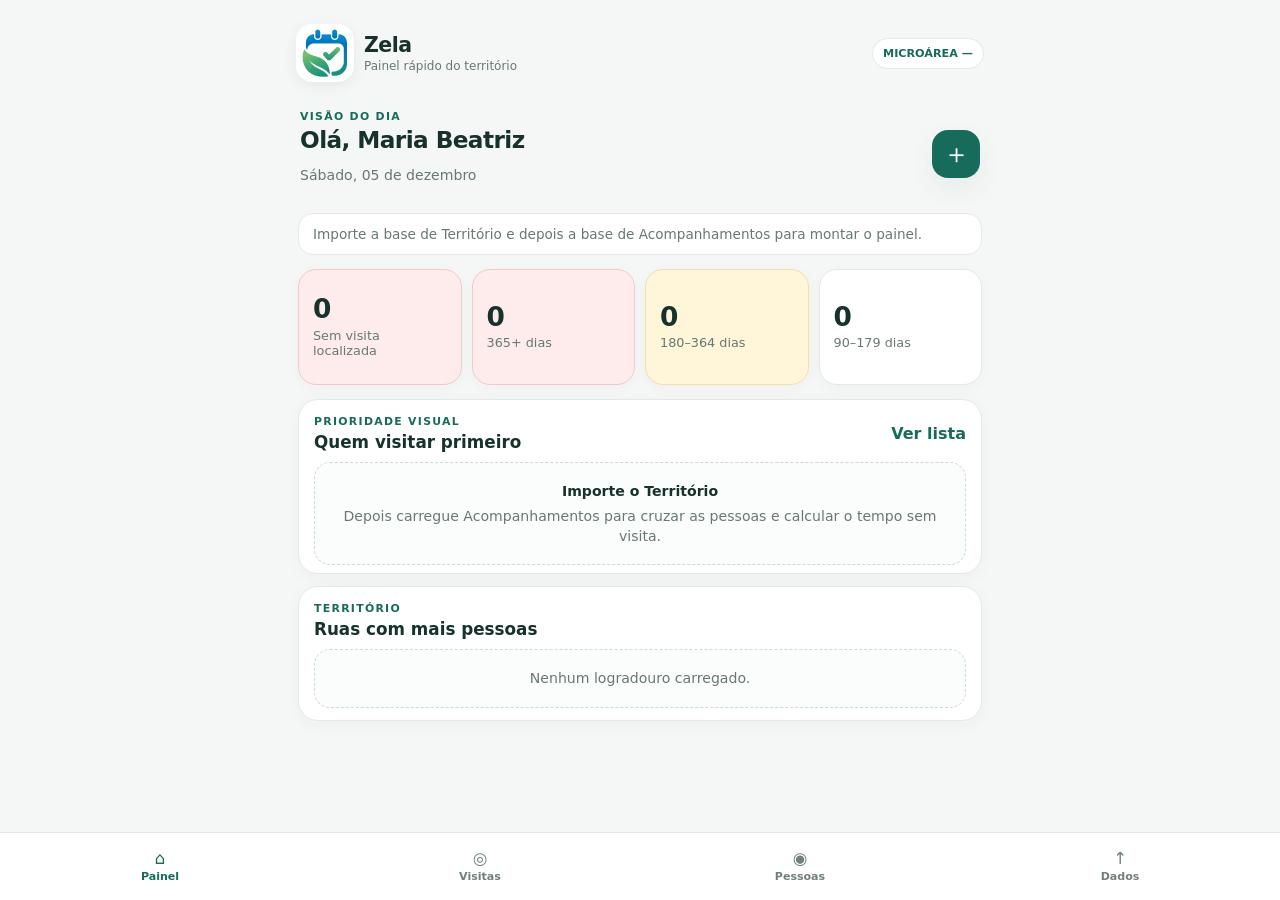
<file: index.html>
<!doctype html>
<html lang="pt-BR">
<head>
  <meta charset="utf-8">
  <meta name="viewport" content="width=device-width,initial-scale=1,viewport-fit=cover">
  <meta name="theme-color" content="#176b5b">
  <meta name="description" content="Zela: painel mobile para organizar o território e localizar quem está há mais tempo sem visita domiciliar.">
  <meta http-equiv="Content-Security-Policy" content="default-src 'self'; script-src 'self' https://cdn.sheetjs.com; style-src 'self' 'unsafe-inline'; img-src 'self' data:; connect-src 'self' https://cdn.sheetjs.com; object-src 'none'; base-uri 'self'; form-action 'self'">
  <link rel="manifest" href="manifest.webmanifest?v=10">
  <link rel="icon" href="assets/zela-icon-192-v2.png" type="image/png" sizes="192x192">
  <link rel="apple-touch-icon" sizes="180x180" href="assets/zela-touch-180-v2.png">
  <link rel="stylesheet" href="styles.css?v=10">
  <title>Zela</title>
</head>
<body>
  <a class="skip" href="#main">Pular para o conteúdo</a>
  <div id="offlineBanner" class="offline" hidden>Sem internet. O painel continua disponível neste dispositivo.</div>

  <header class="topbar">
    <div class="brand">
      <img class="brand-logo" src="assets/zela-icon-192-v2.png" alt="Logo Zela" width="58" height="58">
      <div class="brand-copy">
        <h1>Zela</h1>
        <p>Painel rápido do território</p>
      </div>
    </div>
    <div id="microareaLabel" class="microarea">MICROÁREA —</div>
  </header>

  <main id="main" tabindex="-1">
    <section id="view-painel" class="view active" data-view="painel">
      <div class="welcome-row">
        <div>
          <span class="eyebrow">VISÃO DO DIA</span>
          <h2 id="hello">Olá, Maria Beatriz</h2>
          <p id="todayDate" class="muted"></p>
        </div>
        <button id="importTopBtn" class="icon-button" type="button" aria-label="Importar bases">＋</button>
      </div>

      <div id="dataStatus" class="data-status">
        Importe a base de Território e depois a base de Acompanhamentos.
      </div>

      <div id="visitMetrics" class="visit-metrics"></div>

      <section class="panel focus-panel">
        <div class="panel-head">
          <div>
            <span class="eyebrow">PRIORIDADE VISUAL</span>
            <h3 id="focusTitle">Quem visitar primeiro</h3>
          </div>
          <button class="text-button" data-go="visitas" type="button">Ver lista</button>
        </div>
        <div id="focusList" class="stack"></div>
      </section>

      <section class="panel compact-panel">
        <div class="panel-head">
          <div>
            <span class="eyebrow">TERRITÓRIO</span>
            <h3>Ruas com mais pessoas</h3>
          </div>
        </div>
        <div id="streetSummary" class="street-list"></div>
      </section>
    </section>

    <section id="view-visitas" class="view" data-view="visitas">
      <div class="section-head">
        <div>
          <span class="eyebrow">VISITAS</span>
          <h2>Há quanto tempo sem visita</h2>
        </div>
      </div>
      <input id="visitSearch" class="search full" type="search" placeholder="Buscar nome, CPF, CNS ou microárea" aria-label="Buscar pessoa para visita">
      <div id="visitFilters" class="chips"></div>
      <div id="visitList" class="stack"></div>
    </section>

    <section id="view-pessoas" class="view" data-view="pessoas">
      <div class="section-head">
        <div>
          <span class="eyebrow">PESSOAS</span>
          <h2>Todo o território</h2>
        </div>
      </div>
      <input id="peopleSearch" class="search full" type="search" placeholder="Buscar nome, CPF, CNS ou microárea" aria-label="Buscar pessoas">
      <div id="peopleList" class="stack"></div>
    </section>

    <section id="view-dados" class="view" data-view="dados">
      <div class="section-head">
        <div>
          <span class="eyebrow">DADOS</span>
          <h2>Importar e conferir</h2>
        </div>
      </div>

      <section class="import-card">
        <img class="import-logo" src="assets/zela-icon-192-v2.png" alt="Logo Zela" width="104" height="104">
        <h3>Duas bases do e-SUS</h3>
        <p>Os arquivos são processados no navegador. O conteúdo das planilhas não é enviado pelo Zela para serviços externos.</p>
        <div id="sourceCards" class="source-cards"></div>
        <div id="importFeedback" class="import-feedback" aria-live="polite" role="status" hidden></div>
        <button id="loadDemo" class="secondary" type="button">Ver demonstração</button>
      </section>

      <section class="panel">
        <div class="panel-head">
          <div>
            <span class="eyebrow">CONCILIAÇÃO</span>
            <h3>Qualidade da junção</h3>
          </div>
        </div>
        <div id="qualitySummary"></div>
      </section>

      <section id="unmatchedPanel" class="panel" hidden>
        <div class="panel-head">
          <div>
            <span class="eyebrow">CONFERÊNCIA</span>
            <h3>Não localizado no Território</h3>
          </div>
        </div>
        <p class="muted unmatched-help">Registros da base de Acompanhamentos que não encontraram correspondência segura no Território.</p>
        <div id="unmatchedList" class="unmatched-list"></div>
      </section>

      <section class="panel">
        <div class="panel-head">
          <div>
            <span class="eyebrow">FORMATO IDENTIFICADO</span>
            <h3>Leitura das bases</h3>
          </div>
        </div>
        <div id="formatInfo" class="format-grid"></div>
      </section>
    </section>
  </main>

  <nav class="bottom-nav" aria-label="Navegação principal">
    <button class="nav-item active" data-view-target="painel" type="button"><span>⌂</span><b>Painel</b></button>
    <button class="nav-item" data-view-target="visitas" type="button"><span>◎</span><b>Visitas</b></button>
    <button class="nav-item" data-view-target="pessoas" type="button"><span>◉</span><b>Pessoas</b></button>
    <button class="nav-item" data-view-target="dados" type="button"><span>↑</span><b>Dados</b></button>
  </nav>

  <dialog id="detailDialog">
    <form method="dialog">
      <button class="dialog-close" aria-label="Fechar">×</button>
      <div id="detailContent"></div>
    </form>
  </dialog>

  <input id="territoryInput" type="file" accept=".csv,.xls,.xlsx,text/csv,application/vnd.ms-excel,application/vnd.openxmlformats-officedocument.spreadsheetml.sheet" hidden>
  <input id="followupInput" type="file" accept=".csv,.xls,.xlsx,text/csv,application/vnd.ms-excel,application/vnd.openxmlformats-officedocument.spreadsheetml.sheet" hidden>

  <script type="module" src="src/app.js?v=10"></script>
</body>
</html>
</file>
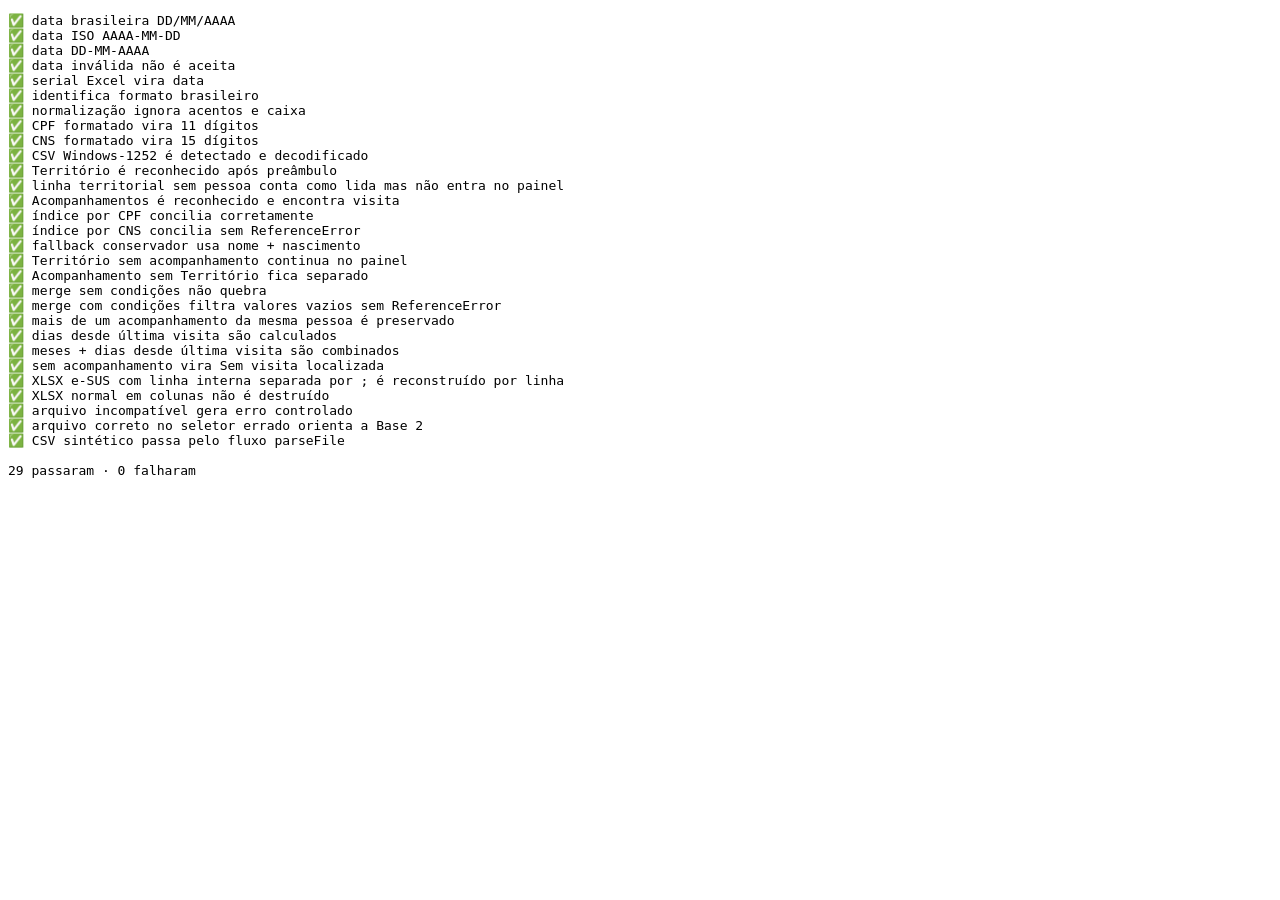
<file: tests/test-runner.html>
<!doctype html>
<meta charset="utf-8">
<title>Testes Zela</title>
<pre id="out"></pre>
<script>
  window.__zelaFatalCount=0;
  const fatalOut=()=>document.querySelector('#out');
  const reportFatal=message=>{
    window.__zelaFatalCount++;
    const out=fatalOut();
    if(out)out.textContent+='❌ ERRO FATAL: '+message+'\n';
    document.body.dataset.result='fail';
  };
  window.addEventListener('error',event=>reportFatal(event.message||'erro JavaScript não tratado'));
  window.addEventListener('unhandledrejection',event=>reportFatal(event.reason?.message||String(event.reason||'promise rejeitada')));
</script>
<script type="module">
import{
  parseFile,parseText,parseRows,parseDate,detectDateFormat,normalize,
  decodeBuffer,workbookMatrixToRows
}from'../src/modules/csv.js';
import{
  mergeBases,validCpf,validCns,getVisitState,inferLastVisitDate
}from'../src/modules/model.js';

const out=document.querySelector('#out');
let pass=0,fail=0;
const cases=[];
const test=(name,fn)=>cases.push([name,fn]);
const ok=(value,message='falhou')=>{if(!value)throw Error(message);};
const equal=(actual,expected,message='valor inesperado')=>{
  if(actual!==expected)throw Error(message+' · esperado '+expected+', recebido '+actual);
};
const throws=(fn,pattern)=>{
  let error=null;
  try{fn();}catch(caught){error=caught;}
  ok(error,'era esperado um erro');
  if(pattern)ok(pattern.test(String(error.message||error)),'mensagem de erro inesperada');
};
const throwsAsync=async(fn,pattern)=>{
  let error=null;
  try{await fn();}catch(caught){error=caught;}
  ok(error,'era esperado um erro');
  if(pattern)ok(pattern.test(String(error.message||error)),'mensagem de erro inesperada');
};

const territoryText=[
  'ACOMPANHAMENTO DO TERRITÓRIO;;;;;;;;;;;;;;',
  'Microárea;04;;;;;;;;;;;;;',
  'Gerado em;21/09/2026;às;10:00;;;;;;;;;;;',
  'TIPO DE LOGRADOURO;LOGRADOURO;NÚMERO;BAIRRO;NOME CIDADÃO;DATA DE NASCIMENTO;CPF;CNS;É O RESPONSÁVEL FAMILIAR?;CPF/CNS RESPONSÁVEL FAMILIAR;NOME DO RESPONSÁVEL FAMILIAR',
  'RUA;ALFA;10;CENTRO;PESSOA CPF;01/01/1990;123.456.789-00;;SIM;;',
  'RUA;BETA;20;CENTRO;PESSOA CNS;02/02/1980;;123456789012345;SIM;;',
  'RUA;GAMA;30;CENTRO;JOÃO DA SILVA;03/03/1970;;;SIM;;',
  'RUA;DELTA;40;CENTRO;SEM ACOMPANHAMENTO;04/04/1960;;;SIM;;'
].join('\n');

const followupText=[
  'RELATÓRIO GERADO A PARTIR DO ACOMPANHAMENTO DE CONDIÇÕES DE SAÚDE;;;;;;;;;;;;;;;;',
  'Gerado em;21/09/2026;às;10:00;;;;;;;;;;;;;',
  'NOME CIDADÃO;DATA DE NASCIMENTO;CPF;CNS;MICROÁREA;DIAS DESDE A ÚLTIMA VISITA DOMICILIAR;MESES DESDE A ÚLTIMA VISITA DOMICILIAR',
  'PESSOA CPF;01/01/1990;12345678900;;04;20;0',
  'PESSOA CNS;02/02/1980;;123456789012345;04;5;2',
  'Joao da Silva;03/03/1970;;;04;12;1',
  'FORA DO TERRITORIO;05/05/1950;98765432100;;05;1;0'
].join('\n');

const parsedPair=()=>{
  const territory=parseText(territoryText);
  const followup=parseText(followupText);
  return{territory,followup};
};

test('data brasileira DD/MM/AAAA',()=>ok(parseDate('16/09/2026') instanceof Date));
test('data ISO AAAA-MM-DD',()=>ok(parseDate('2026-09-16') instanceof Date));
test('data DD-MM-AAAA',()=>ok(parseDate('16-09-2026') instanceof Date));
test('data inválida não é aceita',()=>equal(parseDate('31/02/2026'),null));
test('serial Excel vira data',()=>ok(parseDate(45916) instanceof Date));
test('identifica formato brasileiro',()=>equal(detectDateFormat(['16/09/2026','01/01/2000']),'DD/MM/AAAA'));
test('normalização ignora acentos e caixa',()=>equal(normalize(' JOÃO  DA SILVA '),'joao da silva'));
test('CPF formatado vira 11 dígitos',()=>equal(validCpf('123.456.789-00'),'12345678900'));
test('CNS formatado vira 15 dígitos',()=>equal(validCns('123 4567 8901 2345'),'123456789012345'));

test('CSV Windows-1252 é detectado e decodificado',()=>{
  const bytes=new Uint8Array([0x41,0xe7,0xe3,0x6f]).buffer;
  const decoded=decodeBuffer(bytes);
  equal(decoded.encoding,'windows-1252');
  equal(decoded.text,'Ação');
});

test('Território é reconhecido após preâmbulo',()=>{
  const territory=parseText(territoryText);
  equal(territory.reportType,'territory');
  equal(territory.data.length,4);
  equal(territory.meta.recordsRead,4);
  equal(territory.meta.validRecords,4);
  equal(territory.meta.microarea,'04');
  ok(territory.headerIndex>0);
});

test('linha territorial sem pessoa conta como lida mas não entra no painel',()=>{
  const withPlaceholder=territoryText+'\nRUA;OMEGA;50;CENTRO;-;-;;;SIM;;';
  const territory=parseText(withPlaceholder);
  equal(territory.meta.recordsRead,5);
  equal(territory.meta.validRecords,4);
  equal(territory.meta.invalidRecords,1);
  equal(territory.data.length,4);
});

test('Acompanhamentos é reconhecido e encontra visita',()=>{
  const followup=parseText(followupText);
  equal(followup.reportType,'followup');
  equal(followup.data.length,4);
  equal(followup.meta.hasVisitElapsed,true);
});

test('índice por CPF concilia corretamente',()=>{
  const{territory,followup}=parsedPair();
  const merged=mergeBases(territory,followup,new Date(2026,8,21));
  equal(merged.stats.matchMethods.cpf,1);
});

test('índice por CNS concilia sem ReferenceError',()=>{
  const{territory,followup}=parsedPair();
  const merged=mergeBases(territory,followup,new Date(2026,8,21));
  equal(merged.stats.matchMethods.cns,1);
});

test('fallback conservador usa nome + nascimento',()=>{
  const{territory,followup}=parsedPair();
  const merged=mergeBases(territory,followup,new Date(2026,8,21));
  equal(merged.stats.matchMethods['nome+nascimento'],1);
});

test('Território sem acompanhamento continua no painel',()=>{
  const{territory}=parsedPair();
  const merged=mergeBases(territory,null,new Date(2026,8,21));
  equal(merged.people.length,4);
  equal(merged.stats.territoryOnly,4);
});

test('Acompanhamento sem Território fica separado',()=>{
  const{followup}=parsedPair();
  const merged=mergeBases(null,followup,new Date(2026,8,21));
  equal(merged.people.length,0);
  equal(merged.stats.followupOnlyRecords,4);
});

test('merge sem condições não quebra',()=>{
  const{territory,followup}=parsedPair();
  const merged=mergeBases(territory,followup,new Date(2026,8,21));
  equal(merged.people.length,4);
});

test('merge com condições filtra valores vazios sem ReferenceError',()=>{
  const territory={data:[{name:'PESSOA TESTE',birth:'01/01/1990',cpf:'12345678900',cns:''}],meta:{}};
  const followup={
    data:[{name:'PESSOA TESTE',birth:'01/01/1990',cpf:'12345678900',cns:'',visitDays:'10',visitMonths:'0',conditions:'Condição A; ;Condição B'}],
    meta:{generatedDate:'21/09/2026'}
  };
  const merged=mergeBases(territory,followup,new Date(2026,8,21));
  equal(merged.people[0].conditions.length,2);
});

test('mais de um acompanhamento da mesma pessoa é preservado',()=>{
  const territory={data:[{name:'PESSOA TESTE',birth:'01/01/1990',cpf:'12345678900',cns:''}],meta:{}};
  const followup={
    data:[
      {name:'PESSOA TESTE',birth:'01/01/1990',cpf:'12345678900',cns:'',visitDays:'30',visitMonths:'0',conditions:''},
      {name:'PESSOA TESTE',birth:'01/01/1990',cpf:'12345678900',cns:'',visitDays:'5',visitMonths:'0',conditions:''}
    ],
    meta:{generatedDate:'21/09/2026'}
  };
  const merged=mergeBases(territory,followup,new Date(2026,8,21));
  equal(merged.stats.matchedCount,1);
  equal(merged.stats.matchedFollowupRecords,2);
  equal(merged.people[0].followupEvents.length,2);
  equal(merged.people[0].daysSinceVisit,5);
});

test('dias desde última visita são calculados',()=>{
  const{territory,followup}=parsedPair();
  const merged=mergeBases(territory,followup,new Date(2026,8,21));
  const person=merged.people.find(item=>item.name==='PESSOA CPF');
  equal(person.daysSinceVisit,20);
});

test('meses + dias desde última visita são combinados',()=>{
  const date=inferLastVisitDate({generatedDate:'21/09/2026'},{visitDays:'5',visitMonths:'2'});
  equal(date.getFullYear(),2026);
  equal(date.getMonth(),6);
  equal(date.getDate(),16);
});

test('sem acompanhamento vira Sem visita localizada',()=>{
  const{territory,followup}=parsedPair();
  const merged=mergeBases(territory,followup,new Date(2026,8,21));
  const person=merged.people.find(item=>item.name==='SEM ACOMPANHAMENTO');
  equal(getVisitState(person).key,'sem-visita');
});

test('XLSX e-SUS com linha interna separada por ; é reconstruído por linha',()=>{
  const matrix=[
    ['Nome;Data de nascimento;CPF;CNS;Última medição de peso;Última medição de altura;Dias desde a última visita domiciliar;Meses desde a última visita domiciliar'],
    ['PESSOA TESTE;01/01/1990;12345678900;;82','00;158','00;20;0']
  ];
  const rows=workbookMatrixToRows(matrix);
  equal(rows[1][4],'82,00');
  equal(rows[1][5],'158,00');
  equal(rows[1][6],'20');
  equal(rows[1][7],'0');
});

test('XLSX normal em colunas não é destruído',()=>{
  const matrix=[
    ['Nome','Data de nascimento','CPF','CNS','Dias desde a última visita domiciliar'],
    ['PESSOA TESTE','01/01/1990','12345678900','','20'],
    ['Observação; manter','valor','','','']
  ];
  const rows=workbookMatrixToRows(matrix);
  equal(rows[0].length,5);
  equal(rows[1][0],'PESSOA TESTE');
  equal(rows[2][0],'Observação; manter');
  equal(rows[2][1],'valor');
});

test('arquivo incompatível gera erro controlado',()=>{
  throws(()=>parseRows([['COLUNA A','COLUNA B'],['A','B']]),/cabeçalho|relatório/i);
});

test('arquivo correto no seletor errado orienta a Base 2',async()=>{
  const file=new File([followupText],'acompanhamentos.csv',{type:'text/csv'});
  await throwsAsync(()=>parseFile(file,'territory'),/Base 2/);
});

test('CSV sintético passa pelo fluxo parseFile',async()=>{
  const file=new File([territoryText],'territorio.csv',{type:'text/csv'});
  const parsed=await parseFile(file,'territory');
  equal(parsed.reportType,'territory');
  equal(parsed.data.length,4);
});

for(const[name,fn]of cases){
  try{
    await fn();
    out.textContent+='✅ '+name+'\n';
    pass++;
  }catch(error){
    out.textContent+='❌ '+name+': '+String(error?.message||error)+'\n';
    fail++;
  }
}

fail+=window.__zelaFatalCount;
out.textContent+='\n'+pass+' passaram · '+fail+' falharam';
document.body.dataset.result=fail?'fail':'pass';
</script>
</file>
<file: styles.css>
:root{
  --bg:#f5f7f6;
  --card:#ffffff;
  --ink:#17312c;
  --muted:#687873;
  --brand:#176b5b;
  --brand-soft:#e7f3ef;
  --line:#e2e9e6;
  --danger:#a33f3f;
  --danger-soft:#fdeceb;
  --warn:#8c640d;
  --warn-soft:#fff5d9;
  --soft:#f0f4f2;
  --shadow:0 10px 28px rgba(24,64,56,.07);
  --r:20px;
}
*{box-sizing:border-box}
html{
  background:var(--bg);
  color:var(--ink);
  font-family:Inter,ui-sans-serif,system-ui,-apple-system,BlinkMacSystemFont,"Segoe UI",sans-serif;
  -webkit-text-size-adjust:100%;
}
body{
  margin:0;
  min-width:320px;
  min-height:100vh;
  background:var(--bg);
  padding-bottom:calc(76px + env(safe-area-inset-bottom));
}
button,input{font:inherit}
button{cursor:pointer}
.skip{
  position:fixed;
  left:8px;
  top:-60px;
  z-index:40;
  background:#111;
  color:#fff;
  padding:12px;
  border-radius:10px;
}
.skip:focus{top:8px}
.offline{
  position:sticky;
  top:0;
  z-index:30;
  padding:9px 16px;
  text-align:center;
  background:#594600;
  color:#fff;
  font-size:.82rem;
}
.topbar{
  max-width:720px;
  margin:auto;
  padding:18px 16px 8px;
  display:flex;
  align-items:center;
  justify-content:space-between;
  gap:12px;
}
.brand{
  display:flex;
  align-items:center;
  min-width:0;
  gap:10px;
}
.brand-mark{
  width:42px;
  height:42px;
  flex:0 0 42px;
  display:grid;
  place-items:center;
  border-radius:14px;
  background:var(--brand);
  color:#fff;
  font-size:1.2rem;
  font-weight:900;
  box-shadow:var(--shadow);
}
.brand h1{
  margin:0;
  font-size:1.25rem;
  letter-spacing:-.02em;
}
.brand p{
  margin:2px 0 0;
  color:var(--muted);
  font-size:.76rem;
}
.microarea{
  max-width:44%;
  overflow:hidden;
  text-overflow:ellipsis;
  white-space:nowrap;
  border:1px solid var(--line);
  background:var(--card);
  border-radius:999px;
  padding:8px 10px;
  color:var(--brand);
  font-size:.7rem;
  font-weight:800;
}
main{
  max-width:720px;
  margin:auto;
  padding:8px 14px 24px;
}
.view{display:none}
.view.active{display:block}
.welcome-row{
  display:flex;
  align-items:center;
  justify-content:space-between;
  gap:14px;
  padding:12px 2px 8px;
}
.welcome-row h2,
.section-head h2{
  margin:3px 0 0;
  font-size:1.45rem;
  letter-spacing:-.025em;
}
.eyebrow{
  display:block;
  color:var(--brand);
  font-size:.68rem;
  font-weight:900;
  letter-spacing:.12em;
}
.muted{
  color:var(--muted);
  font-size:.88rem;
}
.icon-button{
  width:48px;
  height:48px;
  flex:0 0 48px;
  border:0;
  border-radius:16px;
  background:var(--brand);
  color:#fff;
  font-size:1.7rem;
  line-height:1;
  box-shadow:var(--shadow);
}
.data-status{
  margin:8px 0 14px;
  padding:12px 14px;
  border:1px solid var(--line);
  border-radius:15px;
  background:var(--card);
  color:var(--muted);
  font-size:.85rem;
}
.data-status strong{color:var(--ink)}
.visit-metrics{
  display:grid;
  grid-template-columns:1fr 1fr;
  gap:10px;
  margin-bottom:14px;
}
.metric-card{
  min-height:116px;
  border:1px solid var(--line);
  border-radius:18px;
  background:var(--card);
  padding:14px;
  text-align:left;
  color:var(--ink);
  box-shadow:0 3px 14px rgba(24,64,56,.03);
}
.metric-card .metric-icon{
  width:30px;
  height:30px;
  display:grid;
  place-items:center;
  border-radius:10px;
  margin-bottom:10px;
  background:var(--soft);
  color:var(--brand);
  font-weight:900;
}
.metric-card b{
  display:block;
  font-size:1.65rem;
  line-height:1;
  margin-bottom:5px;
}
.metric-card span{
  display:block;
  color:var(--muted);
  font-size:.8rem;
  line-height:1.2;
}
.metric-card.due{
  background:var(--danger-soft);
  border-color:#f1c9c6;
}
.metric-card.due .metric-icon{background:#fff;color:var(--danger)}
.metric-card.soon{
  background:var(--warn-soft);
  border-color:#f2dfac;
}
.metric-card.soon .metric-icon{background:#fff;color:var(--warn)}
.panel{
  border:1px solid var(--line);
  background:var(--card);
  border-radius:var(--r);
  padding:15px;
  margin-top:12px;
  box-shadow:0 4px 18px rgba(24,64,56,.035);
}
.focus-panel{padding-bottom:8px}
.compact-panel{padding-bottom:12px}
.panel-head{
  display:flex;
  align-items:center;
  justify-content:space-between;
  gap:12px;
  margin-bottom:10px;
}
.panel-head h3{
  margin:4px 0 0;
  font-size:1.05rem;
}
.text-button{
  border:0;
  background:transparent;
  color:var(--brand);
  font-weight:800;
  padding:8px 0;
}
.stack{
  display:grid;
  gap:9px;
}
.person-card{
  width:100%;
  display:flex;
  align-items:center;
  gap:11px;
  border:1px solid var(--line);
  background:var(--card);
  border-radius:16px;
  padding:12px;
  text-align:left;
  color:var(--ink);
}
.person-card:hover{border-color:#b8d0ca}
.person-main{
  min-width:0;
  flex:1;
}
.person-main h3{
  margin:0 0 4px;
  font-size:.96rem;
  white-space:nowrap;
  overflow:hidden;
  text-overflow:ellipsis;
}
.person-main p{
  margin:0;
  color:var(--muted);
  font-size:.79rem;
  white-space:nowrap;
  overflow:hidden;
  text-overflow:ellipsis;
}
.status-pill{
  flex:0 0 auto;
  max-width:44%;
  border-radius:999px;
  padding:6px 8px;
  font-size:.68rem;
  font-weight:800;
  line-height:1.2;
  text-align:center;
  background:var(--soft);
  color:#53645f;
}
.status-pill.agora{background:var(--danger-soft);color:var(--danger)}
.status-pill.breve{background:var(--warn-soft);color:var(--warn)}
.status-pill.historico{background:var(--brand-soft);color:var(--brand)}
.empty-state{
  padding:18px 12px;
  border:1px dashed #cddbd7;
  border-radius:16px;
  background:#fbfcfc;
  color:var(--muted);
  text-align:center;
  font-size:.88rem;
  line-height:1.45;
}
.empty-state strong{
  display:block;
  color:var(--ink);
  margin-bottom:4px;
}
.street-list{display:grid;gap:8px}
.street-row{
  display:grid;
  grid-template-columns:minmax(0,1fr) auto;
  gap:10px;
  align-items:center;
  padding:7px 0;
}
.street-row:not(:last-child){border-bottom:1px solid var(--line)}
.street-row b{
  overflow:hidden;
  text-overflow:ellipsis;
  white-space:nowrap;
  font-size:.88rem;
}
.street-row span{
  min-width:30px;
  text-align:center;
  border-radius:999px;
  background:var(--soft);
  color:var(--muted);
  padding:4px 7px;
  font-size:.72rem;
  font-weight:800;
}
.section-head{
  margin:10px 2px 12px;
}
.search{
  min-height:48px;
  border:1px solid var(--line);
  border-radius:15px;
  padding:12px 14px;
  background:var(--card);
  color:var(--ink);
  outline:none;
}
.search:focus{
  border-color:#92bdb3;
  box-shadow:0 0 0 3px rgba(23,107,91,.08);
}
.full{width:100%}
.chips{
  display:flex;
  gap:8px;
  overflow-x:auto;
  padding:10px 1px 4px;
  scrollbar-width:none;
}
.chips::-webkit-scrollbar{display:none}
.chip{
  min-height:38px;
  flex:0 0 auto;
  border:1px solid var(--line);
  border-radius:999px;
  background:var(--card);
  color:var(--muted);
  padding:8px 11px;
  font-size:.78rem;
  font-weight:700;
}
.chip.active{
  background:var(--brand);
  border-color:var(--brand);
  color:#fff;
}
.import-card{
  border-radius:24px;
  padding:22px 18px;
  background:var(--brand);
  color:#fff;
  text-align:center;
  box-shadow:var(--shadow);
}
.import-icon{
  width:48px;
  height:48px;
  margin:0 auto 10px;
  display:grid;
  place-items:center;
  border-radius:15px;
  background:rgba(255,255,255,.15);
  font-size:1.4rem;
}
.import-card h3{margin:0 0 6px;font-size:1.25rem}
.import-card p{
  margin:0 auto 16px;
  max-width:420px;
  color:#dcece8;
  font-size:.84rem;
  line-height:1.45;
}
.primary,.secondary{
  min-height:46px;
  border-radius:14px;
  padding:11px 15px;
  font-weight:800;
}
.primary{
  border:0;
  background:#fff;
  color:var(--brand);
}
.secondary{
  border:1px solid rgba(255,255,255,.3);
  background:transparent;
  color:#fff;
}
.import-card .primary,.import-card .secondary{
  width:100%;
  margin-top:8px;
}
.format-grid{
  display:grid;
  grid-template-columns:1fr 1fr;
  gap:9px;
}
.format-item{
  border-radius:14px;
  background:var(--soft);
  padding:11px;
}
.format-item b{
  display:block;
  margin-bottom:3px;
  font-size:.74rem;
  color:var(--muted);
}
.format-item span{
  display:block;
  font-weight:800;
  font-size:.88rem;
  overflow:hidden;
  text-overflow:ellipsis;
  white-space:nowrap;
}
.bottom-nav{
  position:fixed;
  z-index:20;
  left:0;
  right:0;
  bottom:0;
  height:calc(68px + env(safe-area-inset-bottom));
  padding-bottom:env(safe-area-inset-bottom);
  display:grid;
  grid-template-columns:repeat(4,1fr);
  border-top:1px solid var(--line);
  background:rgba(255,255,255,.97);
  backdrop-filter:blur(16px);
}
.nav-item{
  border:0;
  background:transparent;
  color:#71807c;
  display:flex;
  flex-direction:column;
  align-items:center;
  justify-content:center;
  gap:3px;
}
.nav-item span{
  font-size:1.05rem;
  line-height:1;
}
.nav-item b{font-size:.69rem}
.nav-item.active{color:var(--brand)}
dialog{
  width:calc(100% - 26px);
  max-width:520px;
  max-height:85vh;
  border:0;
  border-radius:24px;
  padding:0;
  box-shadow:0 30px 80px rgba(0,0,0,.25);
}
dialog::backdrop{background:rgba(5,31,27,.55)}
dialog form{padding:20px}
.dialog-close{
  float:right;
  width:40px;
  height:40px;
  border:0;
  border-radius:50%;
  background:var(--soft);
  color:var(--ink);
  font-size:1.35rem;
}
.detail-row{
  padding:11px 0;
  border-bottom:1px solid var(--line);
  font-size:.9rem;
}
.detail-row b{
  display:block;
  margin-bottom:3px;
  color:var(--muted);
  font-size:.69rem;
  letter-spacing:.06em;
  text-transform:uppercase;
}
@media(min-width:620px){
  .visit-metrics{grid-template-columns:repeat(4,1fr)}
  .topbar{padding-top:24px}
  main{padding-left:18px;padding-right:18px}
}
@media(max-width:360px){
  main{padding-left:10px;padding-right:10px}
  .topbar{padding-left:12px;padding-right:12px}
  .brand p{display:none}
  .metric-card{min-height:108px;padding:12px}
  .status-pill{max-width:48%}
}
@media(prefers-reduced-motion:reduce){
  *{scroll-behavior:auto!important;animation:none!important;transition:none!important}
}

/* Identidade visual oficial Zela */
.brand-logo{
  width:56px;
  height:56px;
  flex:0 0 56px;
  object-fit:contain;
  border-radius:15px;
  background:#fff;
  box-shadow:0 4px 16px rgba(24,64,56,.06);
}
.brand-copy{min-width:0}
.brand-copy h1{
  margin:0;
  font-size:1.28rem;
  letter-spacing:-.025em;
}
.brand-copy p{
  margin:2px 0 0;
  color:var(--muted);
  font-size:.75rem;
}
.import-logo{
  display:block;
  width:96px;
  height:96px;
  object-fit:contain;
  margin:0 auto 12px;
  border-radius:22px;
  background:#fff;
  box-shadow:0 8px 22px rgba(0,0,0,.08);
}
@media(max-width:360px){
  .brand-logo{width:50px;height:50px;flex-basis:50px}
  .brand-copy p{display:none}
  .import-logo{width:84px;height:84px}
}

/* Correção da marca: SVG sem o grande fundo branco da arte original */
.brand-logo{
  object-fit:contain;
  background:transparent;
  box-shadow:none;
  border-radius:0;
}
.import-logo{
  object-fit:contain;
  background:transparent;
  box-shadow:none;
  border-radius:0;
}
/* Correção definitiva da marca Zela v7 */
.brand-logo{
  width:58px;
  height:58px;
  flex:0 0 58px;
  display:block;
  object-fit:contain;
  padding:2px;
  background:#fff;
  border-radius:16px;
  box-shadow:0 4px 14px rgba(13,82,69,.08);
}
.import-logo{
  display:block;
  width:104px;
  height:104px;
  object-fit:contain;
  margin:0 auto 12px;
  padding:4px;
  background:#fff;
  border-radius:24px;
  box-shadow:0 8px 22px rgba(0,0,0,.10);
}
@media(max-width:360px){
  .brand-logo{width:52px;height:52px;flex-basis:52px}
  .import-logo{width:92px;height:92px}
}

/* Zela v8 — duas bases e conciliação */
.source-cards{
  display:grid;
  gap:10px;
  margin:14px 0 8px;
  text-align:left;
}
.source-card{
  border:1px solid rgba(255,255,255,.28);
  border-radius:17px;
  padding:13px;
  background:rgba(255,255,255,.08);
}
.source-card.ready{background:rgba(255,255,255,.14)}
.source-card .eyebrow{color:#e7f5f1}
.source-status{
  min-height:42px;
  margin:7px 0 9px;
  color:#eef8f5;
  font-size:.8rem;
  line-height:1.4;
  overflow-wrap:anywhere;
}
.source-status strong{color:#fff}
.source-action{
  width:100%;
  margin:0;
}
.quality-grid{
  display:grid;
  grid-template-columns:1fr 1fr;
  gap:9px;
}
.quality-grid>div{
  min-width:0;
  border-radius:14px;
  padding:11px;
  background:var(--soft);
}
.quality-grid b{
  display:block;
  font-size:1.3rem;
  color:var(--ink);
}
.quality-grid span{
  display:block;
  margin-top:3px;
  color:var(--muted);
  font-size:.72rem;
  line-height:1.25;
}
.quality-methods{
  margin-top:10px;
  color:var(--muted);
  font-size:.8rem;
  line-height:1.5;
}
.data-note{
  margin:10px 0 0;
  padding:10px 12px;
  border-radius:12px;
  background:var(--warn-soft);
  color:#6d5715;
  font-size:.78rem;
  line-height:1.4;
}
.data-status.error{
  border-color:#e6aaa6;
  background:var(--danger-soft);
  color:var(--danger);
}
.status-pill.sem-visita,
.status-pill[class~="365+"]{
  background:var(--danger-soft);
  color:var(--danger);
}
.status-pill[class~="180-364"],
.status-pill[class~="90-179"]{
  background:var(--warn-soft);
  color:var(--warn);
}
.status-pill[class~="60-89"],
.status-pill[class~="30-59"],
.status-pill[class~="<30"]{
  background:var(--brand-soft);
  color:var(--brand);
}
.detail-row small{
  display:block;
  margin-top:5px;
  color:var(--muted);
  font-size:.75rem;
  line-height:1.35;
}
@media(max-width:414px){
  .source-card{padding:12px}
  .quality-grid{grid-template-columns:1fr 1fr}
  .status-pill{
    max-width:46%;
    white-space:normal;
  }
}


/* Zela v9 — feedback resiliente de importação */
.import-feedback{
  margin:10px 0 4px;
  padding:11px 12px;
  border:1px solid rgba(255,255,255,.28);
  border-radius:14px;
  background:rgba(255,255,255,.10);
  color:#fff;
  text-align:left;
  font-size:.8rem;
  line-height:1.45;
  overflow-wrap:anywhere;
}
.import-feedback[hidden]{display:none}
.import-feedback.success{
  background:rgba(255,255,255,.16);
  border-color:rgba(255,255,255,.42);
}
.import-feedback.error{
  background:#fff0ef;
  border-color:#efb7b2;
  color:#7d2e2a;
}
.source-card.busy{opacity:.88}
.source-ready{
  display:inline-block;
  margin-top:3px;
  font-weight:800;
  color:#fff;
}
.source-action:disabled{
  cursor:wait;
  opacity:.72;
}


/* Zela v10 — conferência explícita das bases */
.source-detail{
  display:block;
  margin-top:3px;
  color:#eef8f5;
  font-size:.76rem;
  line-height:1.35;
}
.unmatched-help{
  margin:-2px 0 10px;
  line-height:1.4;
}
.unmatched-list{
  display:grid;
  gap:8px;
}
.unmatched-row{
  display:flex;
  align-items:center;
  justify-content:space-between;
  gap:10px;
  padding:10px 11px;
  border:1px solid var(--line);
  border-radius:14px;
  background:var(--soft);
}
.unmatched-row>div{
  min-width:0;
}
.unmatched-row strong,
.unmatched-row span{
  display:block;
}
.unmatched-row strong{
  overflow:hidden;
  text-overflow:ellipsis;
  white-space:nowrap;
  font-size:.86rem;
}
.unmatched-row>div span{
  margin-top:3px;
  color:var(--muted);
  font-size:.72rem;
  overflow-wrap:anywhere;
}
.unmatched-badge{
  flex:0 0 auto;
  border-radius:999px;
  padding:5px 7px;
  background:var(--warn-soft);
  color:var(--warn);
  font-size:.66rem;
  font-weight:800;
  white-space:nowrap;
}
@media(max-width:390px){
  .unmatched-row{
    align-items:flex-start;
    flex-direction:column;
  }
}
</file>
